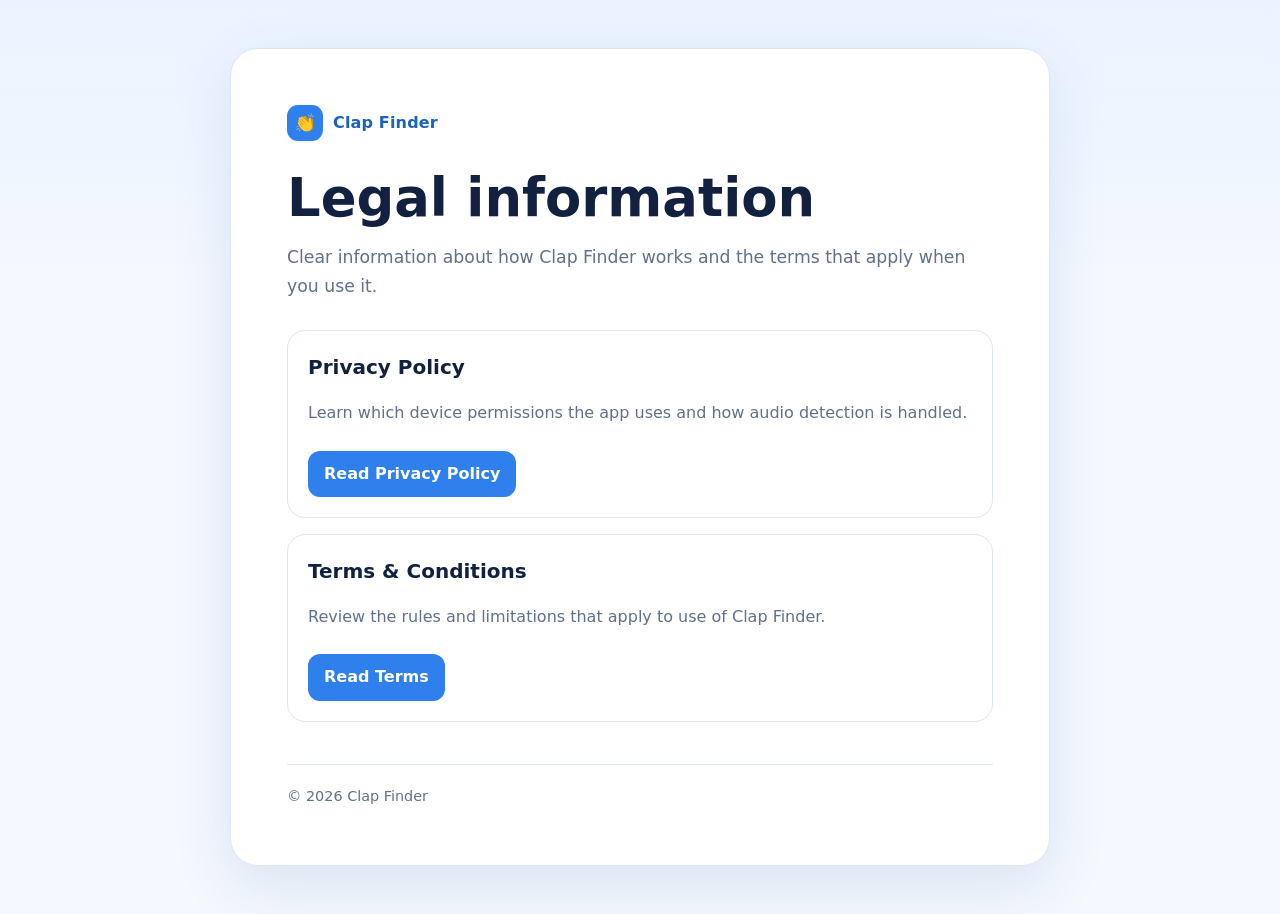
<file: index.html>
<!doctype html>
<html lang="en">
<head>
  <meta charset="utf-8">
  <meta name="viewport" content="width=device-width,initial-scale=1">
  <meta name="description" content="Clap Finder legal information">
  <title>Clap Finder — Legal</title>
  <link rel="stylesheet" href="styles.css">
</head>
<body>
  <main>
    <div class="brand"><span class="brand-mark">👏</span> Clap Finder</div>
    <h1>Legal information</h1>
    <p class="lead">Clear information about how Clap Finder works and the terms that apply when you use it.</p>
    <div class="cards">
      <section class="card">
        <h2>Privacy Policy</h2>
        <p>Learn which device permissions the app uses and how audio detection is handled.</p>
        <a class="button" href="privacy-policy.html">Read Privacy Policy</a>
      </section>
      <section class="card">
        <h2>Terms &amp; Conditions</h2>
        <p>Review the rules and limitations that apply to use of Clap Finder.</p>
        <a class="button" href="terms-and-conditions.html">Read Terms</a>
      </section>
    </div>
    <footer>© 2026 Clap Finder</footer>
  </main>
</body>
</html>
</file>
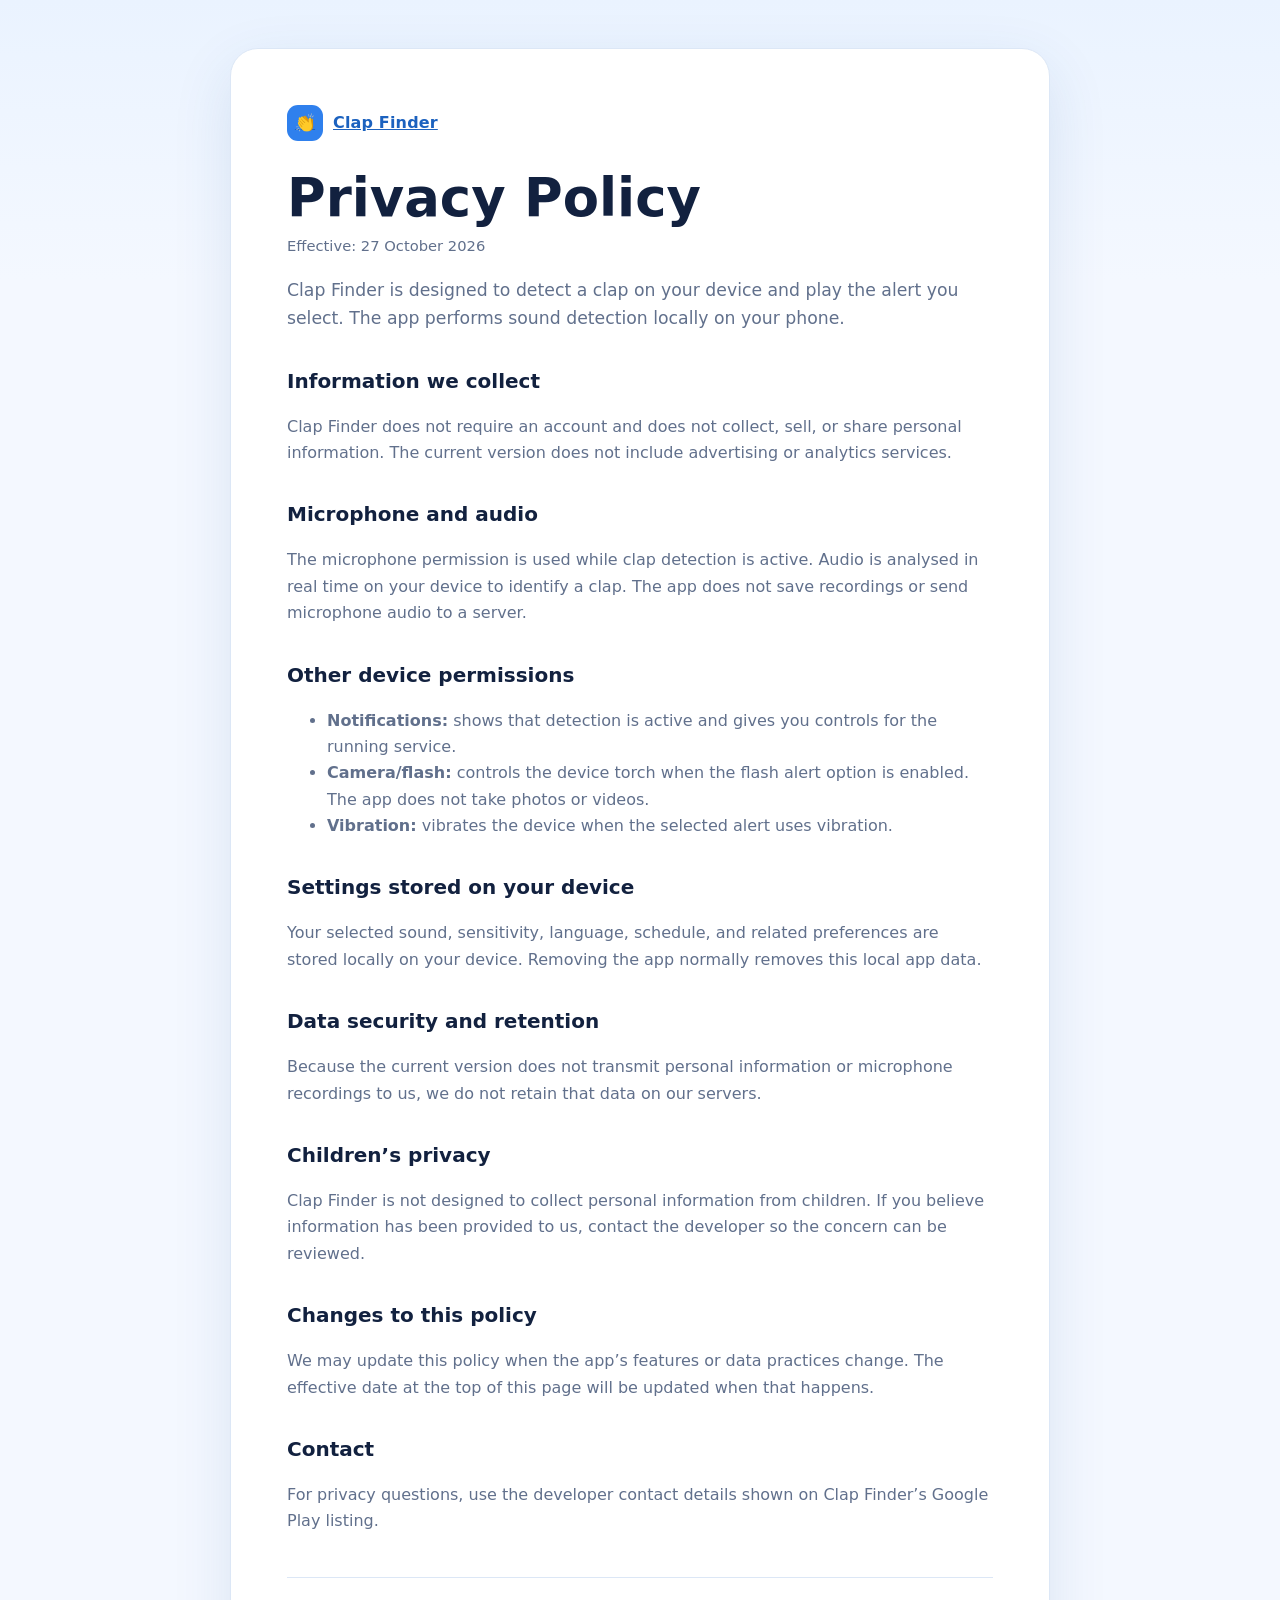
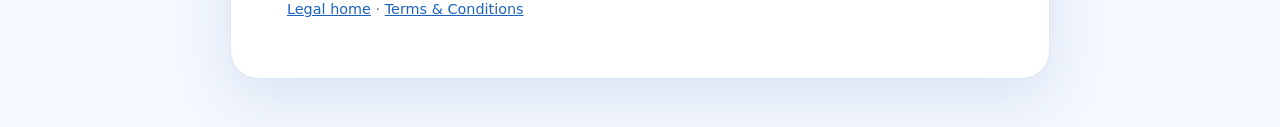
<file: privacy-policy.html>
<!doctype html>
<html lang="en">
<head>
  <meta charset="utf-8">
  <meta name="viewport" content="width=device-width,initial-scale=1">
  <meta name="description" content="Privacy Policy for the Clap Finder Android app">
  <title>Privacy Policy — Clap Finder</title>
  <link rel="stylesheet" href="styles.css">
</head>
<body>
  <main>
    <a class="brand" href="index.html"><span class="brand-mark">👏</span> Clap Finder</a>
    <h1>Privacy Policy</h1>
    <p class="updated">Effective: 27 October 2026</p>
    <p class="lead">Clap Finder is designed to detect a clap on your device and play the alert you select. The app performs sound detection locally on your phone.</p>

    <h2>Information we collect</h2>
    <p>Clap Finder does not require an account and does not collect, sell, or share personal information. The current version does not include advertising or analytics services.</p>

    <h2>Microphone and audio</h2>
    <p>The microphone permission is used while clap detection is active. Audio is analysed in real time on your device to identify a clap. The app does not save recordings or send microphone audio to a server.</p>

    <h2>Other device permissions</h2>
    <ul>
      <li><strong>Notifications:</strong> shows that detection is active and gives you controls for the running service.</li>
      <li><strong>Camera/flash:</strong> controls the device torch when the flash alert option is enabled. The app does not take photos or videos.</li>
      <li><strong>Vibration:</strong> vibrates the device when the selected alert uses vibration.</li>
    </ul>

    <h2>Settings stored on your device</h2>
    <p>Your selected sound, sensitivity, language, schedule, and related preferences are stored locally on your device. Removing the app normally removes this local app data.</p>

    <h2>Data security and retention</h2>
    <p>Because the current version does not transmit personal information or microphone recordings to us, we do not retain that data on our servers.</p>

    <h2>Children’s privacy</h2>
    <p>Clap Finder is not designed to collect personal information from children. If you believe information has been provided to us, contact the developer so the concern can be reviewed.</p>

    <h2>Changes to this policy</h2>
    <p>We may update this policy when the app’s features or data practices change. The effective date at the top of this page will be updated when that happens.</p>

    <h2>Contact</h2>
    <p>For privacy questions, use the developer contact details shown on Clap Finder’s Google Play listing.</p>
    <footer><a href="index.html">Legal home</a> · <a href="terms-and-conditions.html">Terms &amp; Conditions</a></footer>
  </main>
</body>
</html>
</file>
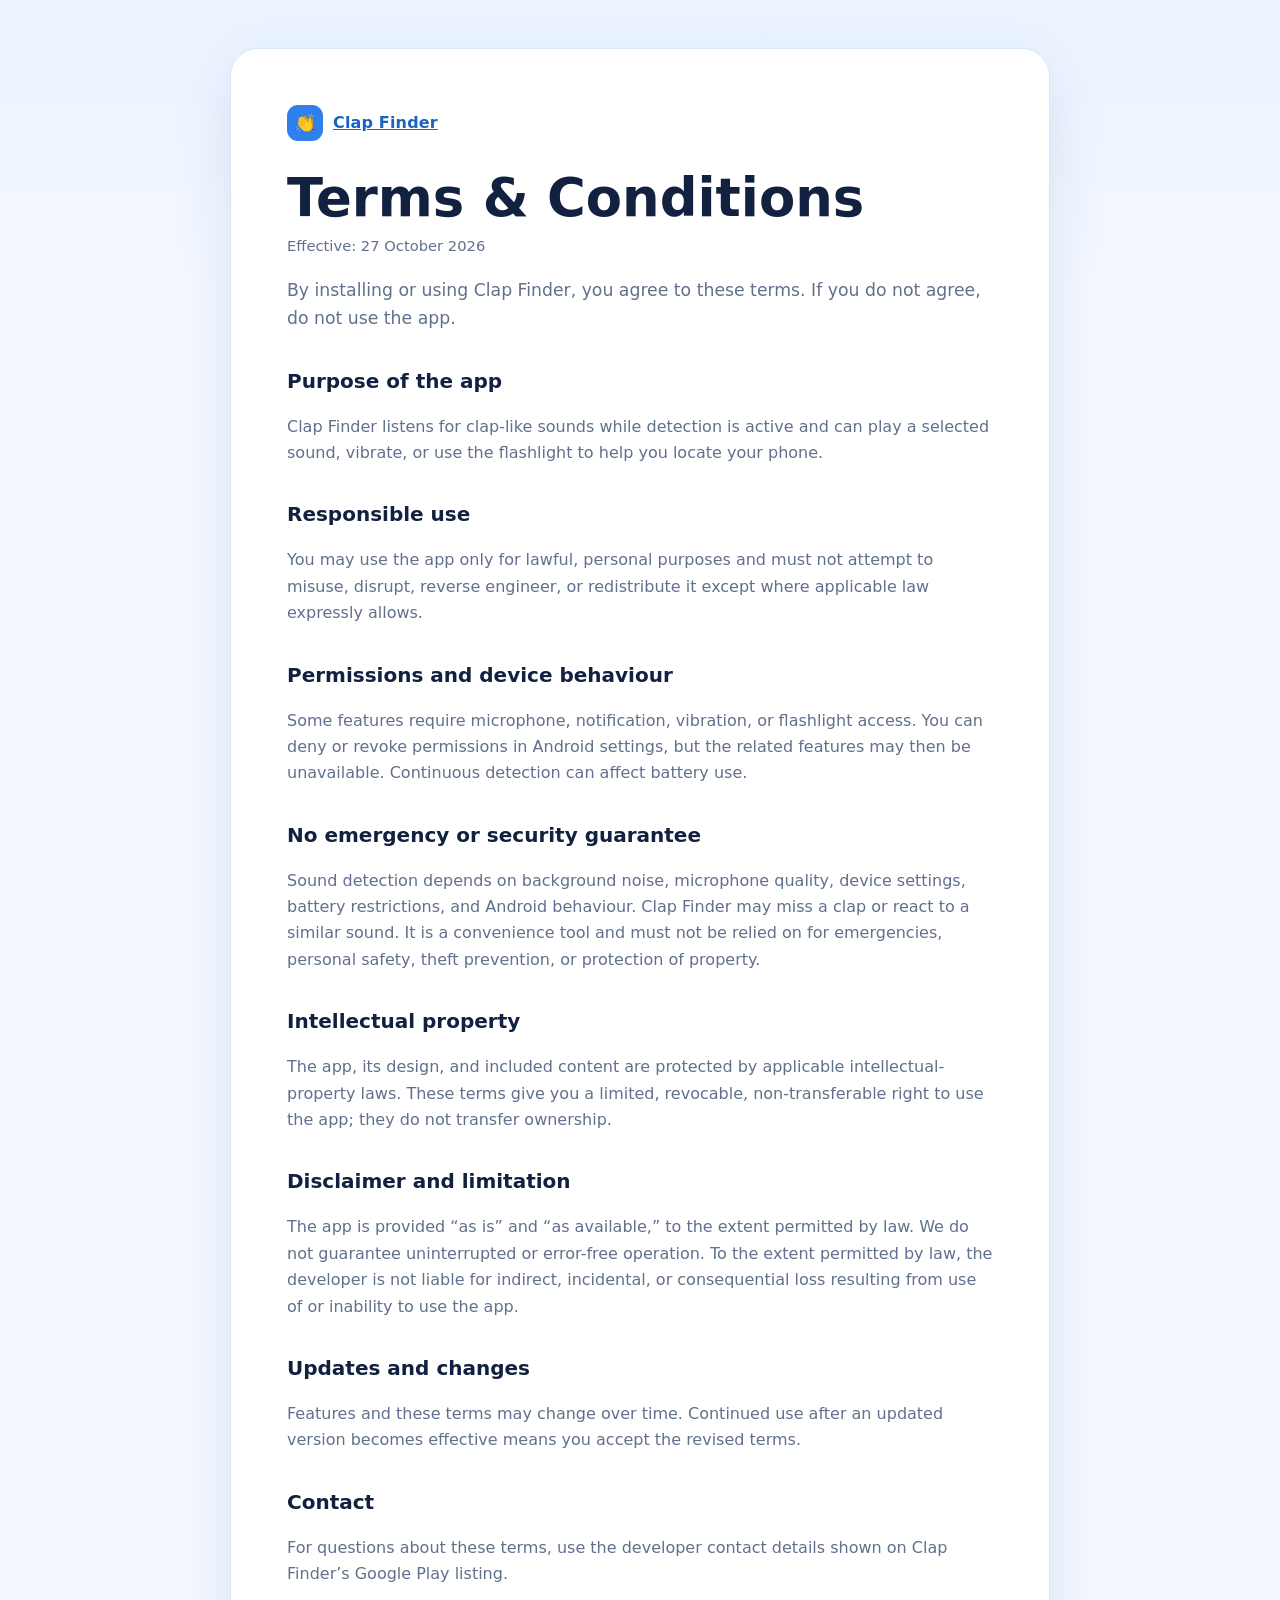
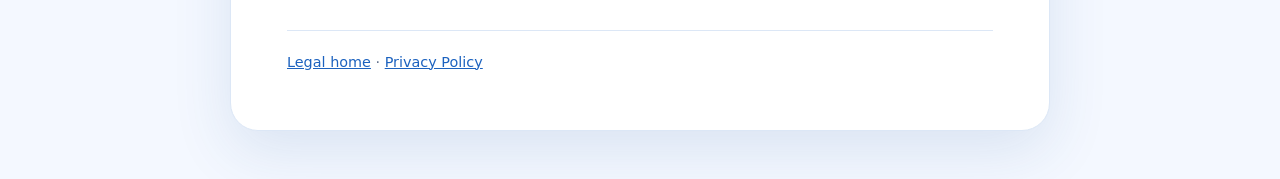
<file: terms-and-conditions.html>
<!doctype html>
<html lang="en">
<head>
  <meta charset="utf-8">
  <meta name="viewport" content="width=device-width,initial-scale=1">
  <meta name="description" content="Terms and Conditions for the Clap Finder Android app">
  <title>Terms &amp; Conditions — Clap Finder</title>
  <link rel="stylesheet" href="styles.css">
</head>
<body>
  <main>
    <a class="brand" href="index.html"><span class="brand-mark">👏</span> Clap Finder</a>
    <h1>Terms &amp; Conditions</h1>
    <p class="updated">Effective: 27 October 2026</p>
    <p class="lead">By installing or using Clap Finder, you agree to these terms. If you do not agree, do not use the app.</p>

    <h2>Purpose of the app</h2>
    <p>Clap Finder listens for clap-like sounds while detection is active and can play a selected sound, vibrate, or use the flashlight to help you locate your phone.</p>

    <h2>Responsible use</h2>
    <p>You may use the app only for lawful, personal purposes and must not attempt to misuse, disrupt, reverse engineer, or redistribute it except where applicable law expressly allows.</p>

    <h2>Permissions and device behaviour</h2>
    <p>Some features require microphone, notification, vibration, or flashlight access. You can deny or revoke permissions in Android settings, but the related features may then be unavailable. Continuous detection can affect battery use.</p>

    <h2>No emergency or security guarantee</h2>
    <p>Sound detection depends on background noise, microphone quality, device settings, battery restrictions, and Android behaviour. Clap Finder may miss a clap or react to a similar sound. It is a convenience tool and must not be relied on for emergencies, personal safety, theft prevention, or protection of property.</p>

    <h2>Intellectual property</h2>
    <p>The app, its design, and included content are protected by applicable intellectual-property laws. These terms give you a limited, revocable, non-transferable right to use the app; they do not transfer ownership.</p>

    <h2>Disclaimer and limitation</h2>
    <p>The app is provided “as is” and “as available,” to the extent permitted by law. We do not guarantee uninterrupted or error-free operation. To the extent permitted by law, the developer is not liable for indirect, incidental, or consequential loss resulting from use of or inability to use the app.</p>

    <h2>Updates and changes</h2>
    <p>Features and these terms may change over time. Continued use after an updated version becomes effective means you accept the revised terms.</p>

    <h2>Contact</h2>
    <p>For questions about these terms, use the developer contact details shown on Clap Finder’s Google Play listing.</p>
    <footer><a href="index.html">Legal home</a> · <a href="privacy-policy.html">Privacy Policy</a></footer>
  </main>
</body>
</html>
</file>
<file: styles.css>
:root {
  color-scheme: light;
  --ink: #12213f;
  --muted: #61708c;
  --blue: #2f80ed;
  --blue-dark: #1c62bf;
  --line: #dce7f6;
  --surface: #ffffff;
  --background: #f4f8ff;
}

* { box-sizing: border-box; }

body {
  margin: 0;
  background: linear-gradient(180deg, #eaf3ff 0, var(--background) 280px);
  color: var(--ink);
  font: 16px/1.65 system-ui, -apple-system, BlinkMacSystemFont, "Segoe UI", sans-serif;
}

main {
  width: min(820px, calc(100% - 32px));
  margin: 48px auto;
  padding: clamp(28px, 6vw, 56px);
  background: var(--surface);
  border: 1px solid var(--line);
  border-radius: 28px;
  box-shadow: 0 20px 60px rgba(36, 83, 145, .12);
}

.brand {
  display: inline-flex;
  align-items: center;
  gap: 10px;
  color: var(--blue-dark);
  font-weight: 800;
  letter-spacing: .01em;
}

.brand-mark {
  display: grid;
  width: 36px;
  height: 36px;
  place-items: center;
  border-radius: 11px;
  background: var(--blue);
  color: white;
}

h1 { margin: 28px 0 8px; font-size: clamp(2rem, 6vw, 3.3rem); line-height: 1.08; }
h2 { margin: 32px 0 8px; font-size: 1.25rem; }
p, li { color: var(--muted); }
a { color: var(--blue-dark); }
.updated { margin-top: 0; font-size: .92rem; }
.lead { font-size: 1.08rem; }
.cards { display: grid; gap: 16px; margin-top: 30px; }
.card { padding: 20px; border: 1px solid var(--line); border-radius: 18px; }
.card h2 { margin-top: 0; }
.button { display: inline-block; margin-top: 8px; padding: 10px 16px; border-radius: 12px; background: var(--blue); color: white; font-weight: 700; text-decoration: none; }
footer { margin-top: 42px; padding-top: 20px; border-top: 1px solid var(--line); color: var(--muted); font-size: .9rem; }

@media (max-width: 520px) {
  main { margin: 16px auto; border-radius: 22px; }
}
</file>
